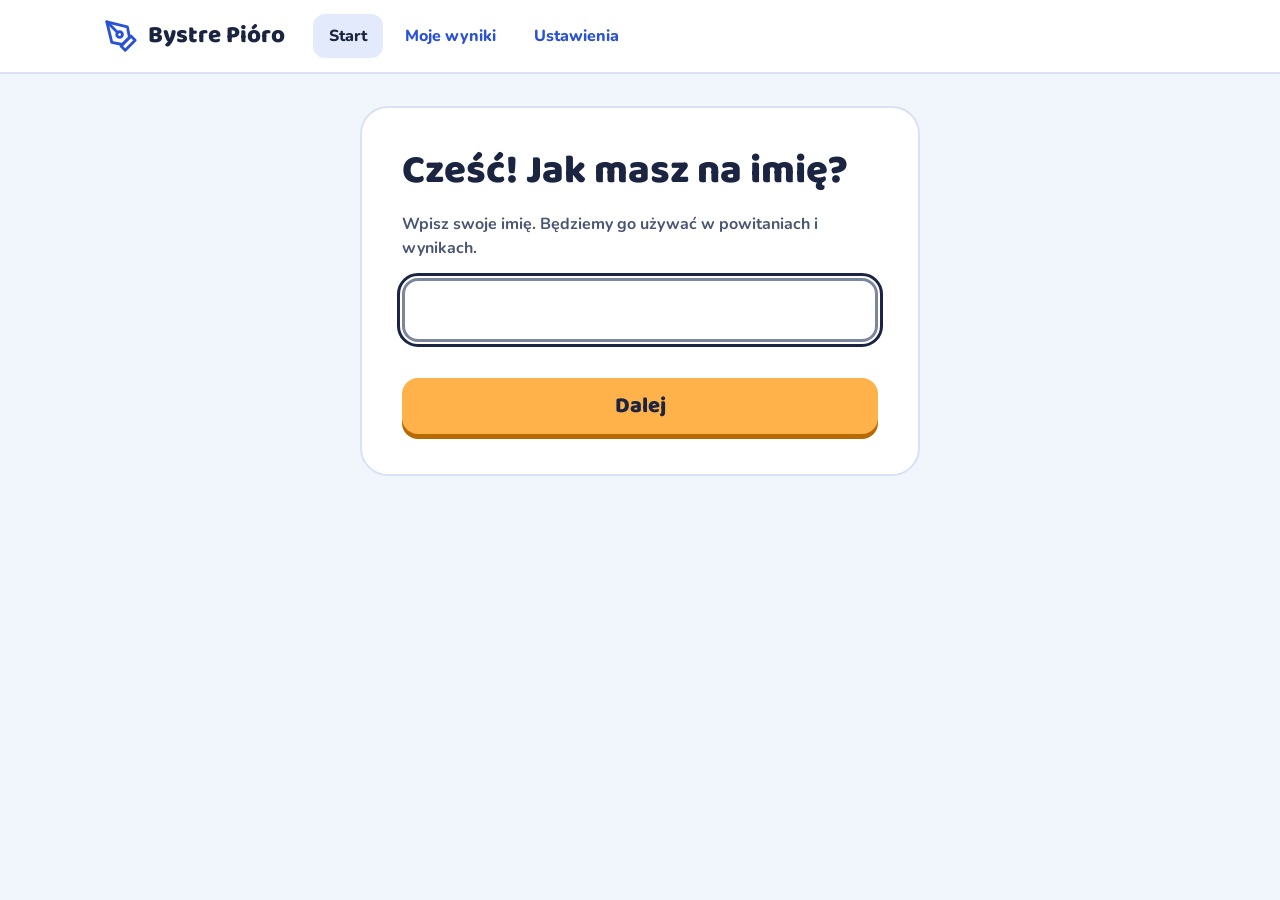
<file: index.html>
<!doctype html>
<html lang="pl">
<head>
<meta charset="utf-8">
<meta name="viewport" content="width=device-width, initial-scale=1">
<title>Bystre Pióro – nauka ortografii</title>
<link rel="preconnect" href="https://fonts.googleapis.com">
<link rel="preconnect" href="https://fonts.gstatic.com" crossorigin>
<link rel="stylesheet" href="https://fonts.googleapis.com/css2?family=Baloo+2:wght@600;700;800&family=Nunito:wght@500;700;800&display=swap&subset=latin-ext">
<link rel="stylesheet" href="css/style.css">
</head>
<body>
<div id="app"></div>
<script src="data/words.js"></script>
<script src="js/app.js"></script>
<script src="js/tasks.js"></script>
<script src="js/game.js"></script>
<script src="js/settings.js"></script>
</body>
</html>
</file>
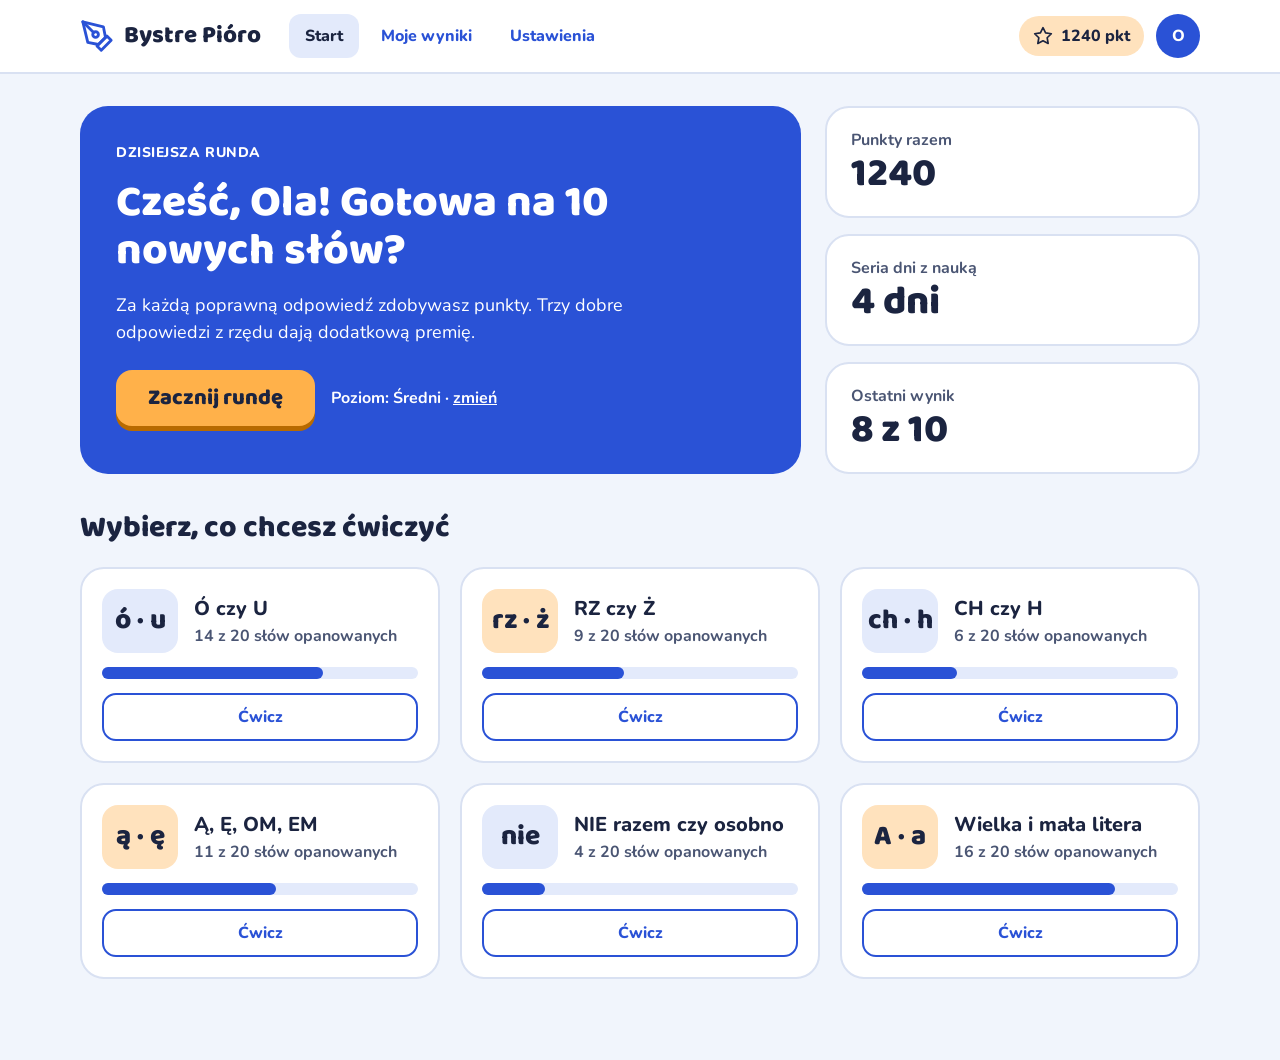
<file: mockups/01-start.html>
<!doctype html>
<html lang="pl">
<head>
<meta charset="utf-8">
<meta name="viewport" content="width=device-width, initial-scale=1">
<title>Start</title>
<link rel="stylesheet" href="https://fonts.googleapis.com/css2?family=Baloo+2:wght@600;700;800&family=Nunito:wght@500;700;800&display=swap">
<style>
body{margin:0}
a{color:#2A52D6}a:hover{color:#1B2440}
</style>
</head>
<body>
<div style="min-height: 1060px; box-sizing: border-box; background: #F1F5FC; color: #1B2440; font-family: 'Nunito', sans-serif; font-size: 1rem; line-height: 1.5">
<header style="background: #FFFFFF; border-bottom: 2px solid #D9E1F2">
<div style="max-width: 1120px; margin: 0 auto; padding: 14px 24px; display: flex; flex-wrap: wrap; align-items: center; gap: 16px 28px">
<a href="#" style="display: flex; align-items: center; gap: 10px; text-decoration: none; color: #1B2440; font-family: 'Baloo 2', sans-serif; font-weight: 800; font-size: 1.5rem">
<svg width="34" height="34" viewBox="0 0 24 24" fill="none" stroke="#2A52D6" stroke-width="2" stroke-linecap="round" stroke-linejoin="round" aria-hidden="true"><path d="M12 19l7-7 3 3-7 7-3-3z"></path><path d="M18 13l-1.5-7.5L2 2l3.5 14.5L13 18l5-5z"></path><path d="M2 2l7.6 7.6"></path><circle cx="11" cy="11" r="2"></circle></svg>
Bystre Pióro
</a>
<nav aria-label="Główna" style="display: flex; flex-wrap: wrap; gap: 6px; font-weight: 800">
<a href="#" aria-current="page" style="padding: 10px 16px; border-radius: 12px; background: #E3EAFB; color: #1B2440; text-decoration: none">Start</a>
<a href="#" style="padding: 10px 16px; border-radius: 12px; text-decoration: none">Moje wyniki</a>
<a href="#" style="padding: 10px 16px; border-radius: 12px; text-decoration: none">Ustawienia</a>
</nav>
<div style="margin-left: auto; display: flex; align-items: center; gap: 12px">
<div style="display: flex; align-items: center; gap: 8px; padding: 8px 14px; border-radius: 999px; background: #FFE2BD; font-weight: 800">
<svg width="20" height="20" viewBox="0 0 24 24" fill="none" stroke="#1B2440" stroke-width="2" stroke-linecap="round" stroke-linejoin="round" aria-hidden="true"><polygon points="12 2 15.1 8.3 22 9.3 17 14.1 18.2 21 12 17.8 5.8 21 7 14.1 2 9.3 8.9 8.3 12 2"></polygon></svg>
1240 pkt
</div>
<div aria-label="Profil: Ola" style="width: 44px; height: 44px; border-radius: 50%; background: #2A52D6; color: #FFFFFF; display: flex; align-items: center; justify-content: center; font-weight: 800">O</div>
</div>
</div>
</header>

<main style="max-width: 1120px; margin: 0 auto; padding: 32px 24px 56px; display: flex; flex-direction: column; gap: 32px">
<section style="display: flex; flex-wrap: wrap; gap: 24px">
<div style="flex: 2 1 420px; background: #2A52D6; color: #FFFFFF; border-radius: 28px; padding: 36px; display: flex; flex-direction: column; gap: 16px">
<div style="font-weight: 800; letter-spacing: 0.04em; text-transform: uppercase; font-size: 0.875rem">Dzisiejsza runda</div>
<h1 style="margin: 0; font-family: 'Baloo 2', sans-serif; font-weight: 800; font-size: 2.75rem; line-height: 1.1">Cześć, Ola! Gotowa na 10 nowych słów?</h1>
<p style="margin: 0; font-size: 1.125rem; max-width: 34rem">Za każdą poprawną odpowiedź zdobywasz punkty. Trzy dobre odpowiedzi z rzędu dają dodatkową premię.</p>
<div style="display: flex; flex-wrap: wrap; align-items: center; gap: 16px; margin-top: 8px">
<button type="button" style="min-height: 56px; padding: 0 32px; border: 0; border-radius: 16px; background: #FFB14A; color: #1B2440; font-family: 'Baloo 2', sans-serif; font-weight: 800; font-size: 1.375rem; cursor: pointer; box-shadow: 0 5px 0 #B86A00">Zacznij rundę</button>
<div style="font-weight: 700">Poziom: Średni · <a href="#" style="color: #FFFFFF">zmień</a></div>
</div>
</div>
<div style="flex: 1 1 260px; display: flex; flex-direction: column; gap: 16px">
<div style="flex: 1; background: #FFFFFF; border: 2px solid #D9E1F2; border-radius: 24px; padding: 20px 24px">
<div style="font-weight: 700; color: #4A5573">Punkty razem</div>
<div style="font-family: 'Baloo 2', sans-serif; font-weight: 800; font-size: 2.5rem; line-height: 1.1">1240</div>
</div>
<div style="flex: 1; background: #FFFFFF; border: 2px solid #D9E1F2; border-radius: 24px; padding: 20px 24px">
<div style="font-weight: 700; color: #4A5573">Seria dni z nauką</div>
<div style="font-family: 'Baloo 2', sans-serif; font-weight: 800; font-size: 2.5rem; line-height: 1.1">4 dni</div>
</div>
<div style="flex: 1; background: #FFFFFF; border: 2px solid #D9E1F2; border-radius: 24px; padding: 20px 24px">
<div style="font-weight: 700; color: #4A5573">Ostatni wynik</div>
<div style="font-family: 'Baloo 2', sans-serif; font-weight: 800; font-size: 2.5rem; line-height: 1.1">8 z 10</div>
</div>
</div>
</section>

<section style="display: flex; flex-direction: column; gap: 16px">
<h2 style="margin: 0; font-family: 'Baloo 2', sans-serif; font-weight: 800; font-size: 1.875rem">Wybierz, co chcesz ćwiczyć</h2>
<div style="display: grid; grid-template-columns: repeat(auto-fit, minmax(280px, 1fr)); gap: 20px">

<article style="background: #FFFFFF; border: 2px solid #D9E1F2; border-radius: 24px; padding: 20px; display: flex; flex-direction: column; gap: 14px">
<div style="display: flex; align-items: center; gap: 16px">
<div style="width: 76px; height: 64px; border-radius: 16px; background: #E3EAFB; display: flex; align-items: center; justify-content: center; font-family: 'Baloo 2', sans-serif; font-weight: 800; font-size: 1.75rem">ó · u</div>
<div><h3 style="margin: 0; font-size: 1.25rem; font-weight: 800">Ó czy U</h3><div style="color: #4A5573; font-weight: 700">14 z 20 słów opanowanych</div></div>
</div>
<div style="height: 12px; border-radius: 999px; background: #E3EAFB"><div style="width: 70%; height: 12px; border-radius: 999px; background: #2A52D6"></div></div>
<button type="button" style="min-height: 48px; border: 2px solid #2A52D6; border-radius: 14px; background: #FFFFFF; color: #2A52D6; font-family: inherit; font-weight: 800; font-size: 1rem; cursor: pointer">Ćwicz</button>
</article>

<article style="background: #FFFFFF; border: 2px solid #D9E1F2; border-radius: 24px; padding: 20px; display: flex; flex-direction: column; gap: 14px">
<div style="display: flex; align-items: center; gap: 16px">
<div style="width: 76px; height: 64px; border-radius: 16px; background: #FFE2BD; display: flex; align-items: center; justify-content: center; font-family: 'Baloo 2', sans-serif; font-weight: 800; font-size: 1.75rem">rz · ż</div>
<div><h3 style="margin: 0; font-size: 1.25rem; font-weight: 800">RZ czy Ż</h3><div style="color: #4A5573; font-weight: 700">9 z 20 słów opanowanych</div></div>
</div>
<div style="height: 12px; border-radius: 999px; background: #E3EAFB"><div style="width: 45%; height: 12px; border-radius: 999px; background: #2A52D6"></div></div>
<button type="button" style="min-height: 48px; border: 2px solid #2A52D6; border-radius: 14px; background: #FFFFFF; color: #2A52D6; font-family: inherit; font-weight: 800; font-size: 1rem; cursor: pointer">Ćwicz</button>
</article>

<article style="background: #FFFFFF; border: 2px solid #D9E1F2; border-radius: 24px; padding: 20px; display: flex; flex-direction: column; gap: 14px">
<div style="display: flex; align-items: center; gap: 16px">
<div style="width: 76px; height: 64px; border-radius: 16px; background: #E3EAFB; display: flex; align-items: center; justify-content: center; font-family: 'Baloo 2', sans-serif; font-weight: 800; font-size: 1.75rem">ch · h</div>
<div><h3 style="margin: 0; font-size: 1.25rem; font-weight: 800">CH czy H</h3><div style="color: #4A5573; font-weight: 700">6 z 20 słów opanowanych</div></div>
</div>
<div style="height: 12px; border-radius: 999px; background: #E3EAFB"><div style="width: 30%; height: 12px; border-radius: 999px; background: #2A52D6"></div></div>
<button type="button" style="min-height: 48px; border: 2px solid #2A52D6; border-radius: 14px; background: #FFFFFF; color: #2A52D6; font-family: inherit; font-weight: 800; font-size: 1rem; cursor: pointer">Ćwicz</button>
</article>

<article style="background: #FFFFFF; border: 2px solid #D9E1F2; border-radius: 24px; padding: 20px; display: flex; flex-direction: column; gap: 14px">
<div style="display: flex; align-items: center; gap: 16px">
<div style="width: 76px; height: 64px; border-radius: 16px; background: #FFE2BD; display: flex; align-items: center; justify-content: center; font-family: 'Baloo 2', sans-serif; font-weight: 800; font-size: 1.75rem">ą · ę</div>
<div><h3 style="margin: 0; font-size: 1.25rem; font-weight: 800">Ą, Ę, OM, EM</h3><div style="color: #4A5573; font-weight: 700">11 z 20 słów opanowanych</div></div>
</div>
<div style="height: 12px; border-radius: 999px; background: #E3EAFB"><div style="width: 55%; height: 12px; border-radius: 999px; background: #2A52D6"></div></div>
<button type="button" style="min-height: 48px; border: 2px solid #2A52D6; border-radius: 14px; background: #FFFFFF; color: #2A52D6; font-family: inherit; font-weight: 800; font-size: 1rem; cursor: pointer">Ćwicz</button>
</article>

<article style="background: #FFFFFF; border: 2px solid #D9E1F2; border-radius: 24px; padding: 20px; display: flex; flex-direction: column; gap: 14px">
<div style="display: flex; align-items: center; gap: 16px">
<div style="width: 76px; height: 64px; border-radius: 16px; background: #E3EAFB; display: flex; align-items: center; justify-content: center; font-family: 'Baloo 2', sans-serif; font-weight: 800; font-size: 1.75rem">nie</div>
<div><h3 style="margin: 0; font-size: 1.25rem; font-weight: 800">NIE razem czy osobno</h3><div style="color: #4A5573; font-weight: 700">4 z 20 słów opanowanych</div></div>
</div>
<div style="height: 12px; border-radius: 999px; background: #E3EAFB"><div style="width: 20%; height: 12px; border-radius: 999px; background: #2A52D6"></div></div>
<button type="button" style="min-height: 48px; border: 2px solid #2A52D6; border-radius: 14px; background: #FFFFFF; color: #2A52D6; font-family: inherit; font-weight: 800; font-size: 1rem; cursor: pointer">Ćwicz</button>
</article>

<article style="background: #FFFFFF; border: 2px solid #D9E1F2; border-radius: 24px; padding: 20px; display: flex; flex-direction: column; gap: 14px">
<div style="display: flex; align-items: center; gap: 16px">
<div style="width: 76px; height: 64px; border-radius: 16px; background: #FFE2BD; display: flex; align-items: center; justify-content: center; font-family: 'Baloo 2', sans-serif; font-weight: 800; font-size: 1.75rem">A · a</div>
<div><h3 style="margin: 0; font-size: 1.25rem; font-weight: 800">Wielka i mała litera</h3><div style="color: #4A5573; font-weight: 700">16 z 20 słów opanowanych</div></div>
</div>
<div style="height: 12px; border-radius: 999px; background: #E3EAFB"><div style="width: 80%; height: 12px; border-radius: 999px; background: #2A52D6"></div></div>
<button type="button" style="min-height: 48px; border: 2px solid #2A52D6; border-radius: 14px; background: #FFFFFF; color: #2A52D6; font-family: inherit; font-weight: 800; font-size: 1rem; cursor: pointer">Ćwicz</button>
</article>

</div>
</section>
</main>
</div>
</body>
</html>
</file>
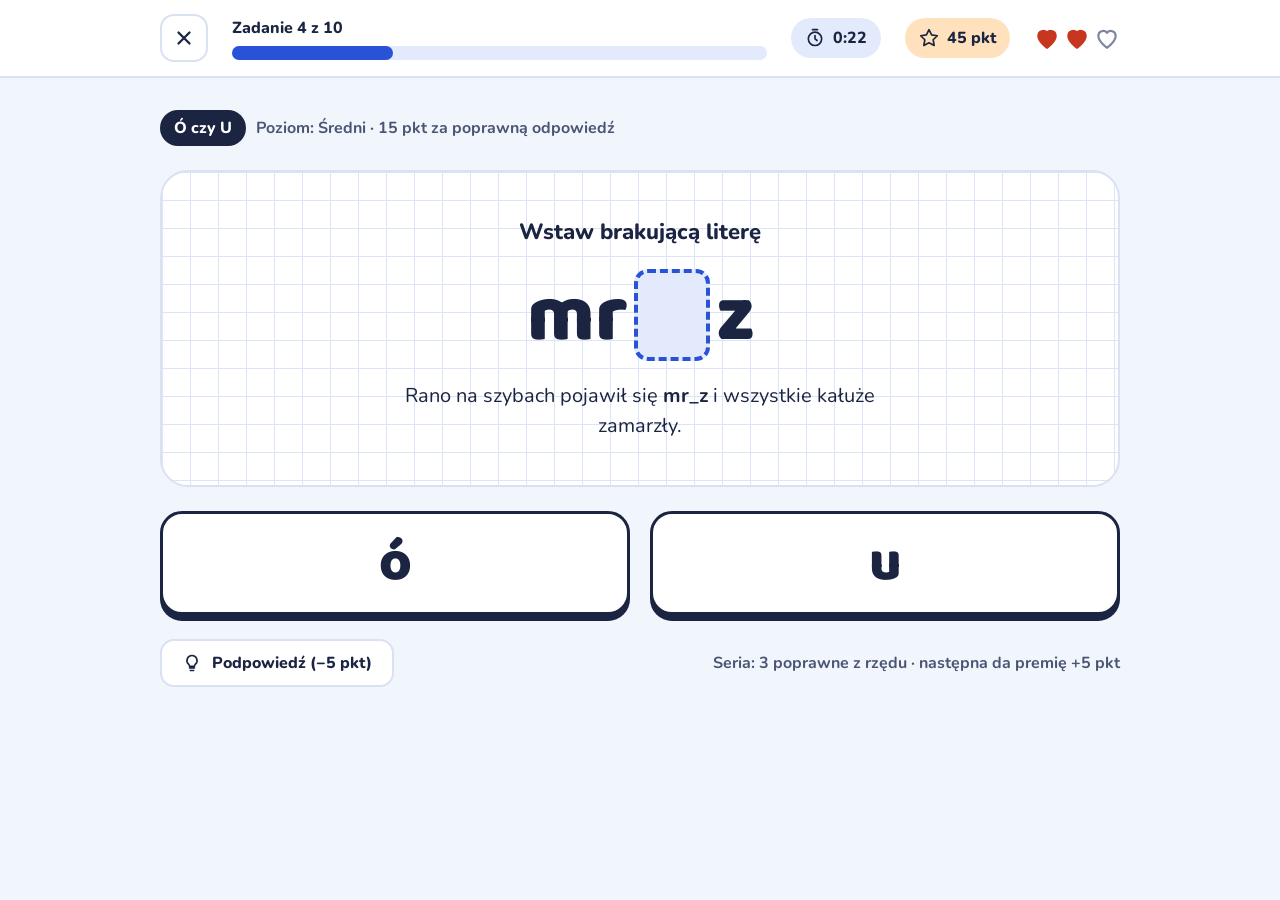
<file: mockups/02-zadanie-luka.html>
<!doctype html>
<html lang="pl">
<head>
<meta charset="utf-8">
<meta name="viewport" content="width=device-width, initial-scale=1">
<title>Zadanie — uzupełnij lukę</title>
<link rel="stylesheet" href="https://fonts.googleapis.com/css2?family=Baloo+2:wght@600;700;800&family=Nunito:wght@500;700;800&display=swap">
<style>
body{margin:0}
a{color:#2A52D6}a:hover{color:#1B2440}
.kratka{background-color:#FFFFFF;background-image:linear-gradient(#DCE5F7 1px,transparent 1px),linear-gradient(90deg,#DCE5F7 1px,transparent 1px);background-size:28px 28px}
</style>
</head>
<body>
<div style="min-height: 900px; box-sizing: border-box; background: #F1F5FC; color: #1B2440; font-family: 'Nunito', sans-serif; font-size: 1rem; line-height: 1.5">
<header style="background: #FFFFFF; border-bottom: 2px solid #D9E1F2">
<div style="max-width: 960px; margin: 0 auto; padding: 14px 24px; display: flex; flex-wrap: wrap; align-items: center; gap: 14px 24px">
<button type="button" aria-label="Zakończ rundę" style="width: 48px; height: 48px; border: 2px solid #D9E1F2; border-radius: 14px; background: #FFFFFF; cursor: pointer; display: flex; align-items: center; justify-content: center">
<svg width="22" height="22" viewBox="0 0 24 24" fill="none" stroke="#1B2440" stroke-width="2.5" stroke-linecap="round" aria-hidden="true"><path d="M6 6l12 12M18 6L6 18"></path></svg>
</button>
<div style="flex: 1 1 240px; display: flex; flex-direction: column; gap: 6px">
<div style="font-weight: 800">Zadanie 4 z 10</div>
<div role="progressbar" aria-valuemin="0" aria-valuemax="10" aria-valuenow="3" aria-label="Postęp rundy" style="height: 14px; border-radius: 999px; background: #E3EAFB"><div style="width: 30%; height: 14px; border-radius: 999px; background: #2A52D6"></div></div>
</div>
<div style="display: flex; align-items: center; gap: 8px; padding: 8px 14px; border-radius: 999px; background: #E3EAFB; font-weight: 800">
<svg width="20" height="20" viewBox="0 0 24 24" fill="none" stroke="#1B2440" stroke-width="2" stroke-linecap="round" stroke-linejoin="round" aria-hidden="true"><circle cx="12" cy="13" r="8"></circle><path d="M12 9v4l2.5 2M9 2h6"></path></svg>
0:22
</div>
<div style="display: flex; align-items: center; gap: 8px; padding: 8px 14px; border-radius: 999px; background: #FFE2BD; font-weight: 800">
<svg width="20" height="20" viewBox="0 0 24 24" fill="none" stroke="#1B2440" stroke-width="2" stroke-linecap="round" stroke-linejoin="round" aria-hidden="true"><polygon points="12 2 15.1 8.3 22 9.3 17 14.1 18.2 21 12 17.8 5.8 21 7 14.1 2 9.3 8.9 8.3 12 2"></polygon></svg>
45 pkt
</div>
<div aria-label="Zostały 2 życia z 3" style="display: flex; gap: 4px">
<svg width="26" height="26" viewBox="0 0 24 24" fill="#C7361F" stroke="#C7361F" stroke-width="2" stroke-linejoin="round" aria-hidden="true"><path d="M12 21s-8-5.3-8-11a4.5 4.5 0 0 1 8-2.8A4.5 4.5 0 0 1 20 10c0 5.700-8 11-8 11z"></path></svg>
<svg width="26" height="26" viewBox="0 0 24 24" fill="#C7361F" stroke="#C7361F" stroke-width="2" stroke-linejoin="round" aria-hidden="true"><path d="M12 21s-8-5.3-8-11a4.5 4.5 0 0 1 8-2.8A4.5 4.5 0 0 1 20 10c0 5.700-8 11-8 11z"></path></svg>
<svg width="26" height="26" viewBox="0 0 24 24" fill="none" stroke="#7C869E" stroke-width="2" stroke-linejoin="round" aria-hidden="true"><path d="M12 21s-8-5.3-8-11a4.5 4.5 0 0 1 8-2.8A4.5 4.5 0 0 1 20 10c0 5.700-8 11-8 11z"></path></svg>
</div>
</div>
</header>

<main style="max-width: 960px; margin: 0 auto; padding: 32px 24px 56px; display: flex; flex-direction: column; gap: 24px">
<div style="display: flex; flex-wrap: wrap; align-items: center; gap: 10px">
<span style="padding: 6px 14px; border-radius: 999px; background: #1B2440; color: #FFFFFF; font-weight: 800">Ó czy U</span>
<span style="font-weight: 700; color: #4A5573">Poziom: Średni · 15 pkt za poprawną odpowiedź</span>
</div>

<section class="kratka" style="border: 2px solid #D9E1F2; border-left: 2px solid #D9E1F2; border-radius: 28px; padding: 44px 32px; display: flex; flex-direction: column; align-items: center; gap: 20px; text-align: center">
<h1 style="margin: 0; font-size: 1.375rem; font-weight: 800">Wstaw brakującą literę</h1>
<div style="font-family: 'Baloo 2', sans-serif; font-weight: 800; font-size: 5rem; line-height: 1.1; display: flex; align-items: flex-end; gap: 6px">
<span>mr</span>
<span aria-label="brakująca litera" style="display: inline-block; width: 68px; height: 84px; border-radius: 14px; border: 4px dashed #2A52D6; background: #E3EAFB"></span>
<span>z</span>
</div>
<p style="margin: 0; font-size: 1.25rem; max-width: 32rem">Rano na szybach pojawił się <strong>mr_z</strong> i wszystkie kałuże zamarzły.</p>
</section>

<div role="group" aria-label="Wybierz literę" style="display: grid; grid-template-columns: repeat(auto-fit, minmax(200px, 1fr)); gap: 20px">
<button type="button" style="min-height: 104px; border: 3px solid #1B2440; border-radius: 22px; background: #FFFFFF; color: #1B2440; font-family: 'Baloo 2', sans-serif; font-weight: 800; font-size: 3.5rem; cursor: pointer; box-shadow: 0 6px 0 #1B2440">ó</button>
<button type="button" style="min-height: 104px; border: 3px solid #1B2440; border-radius: 22px; background: #FFFFFF; color: #1B2440; font-family: 'Baloo 2', sans-serif; font-weight: 800; font-size: 3.5rem; cursor: pointer; box-shadow: 0 6px 0 #1B2440">u</button>
</div>

<div style="display: flex; flex-wrap: wrap; align-items: center; justify-content: space-between; gap: 16px">
<button type="button" style="min-height: 48px; padding: 0 20px; border: 2px solid #D9E1F2; border-radius: 14px; background: #FFFFFF; color: #1B2440; font-family: inherit; font-weight: 800; font-size: 1rem; cursor: pointer; display: flex; align-items: center; gap: 10px">
<svg width="20" height="20" viewBox="0 0 24 24" fill="none" stroke="#1B2440" stroke-width="2" stroke-linecap="round" stroke-linejoin="round" aria-hidden="true"><path d="M9 18h6M10 21h4M12 3a6 6 0 0 0-4 10.500c.7.700 1 1.500 1 2.500h6c0-1 .3-1.800 1-2.500A6 6 0 0 0 12 3z"></path></svg>
Podpowiedź (−5 pkt)
</button>
<div style="font-weight: 700; color: #4A5573">Seria: 3 poprawne z rzędu · następna da premię +5 pkt</div>
</div>
</main>
</div>
</body>
</html>
</file>
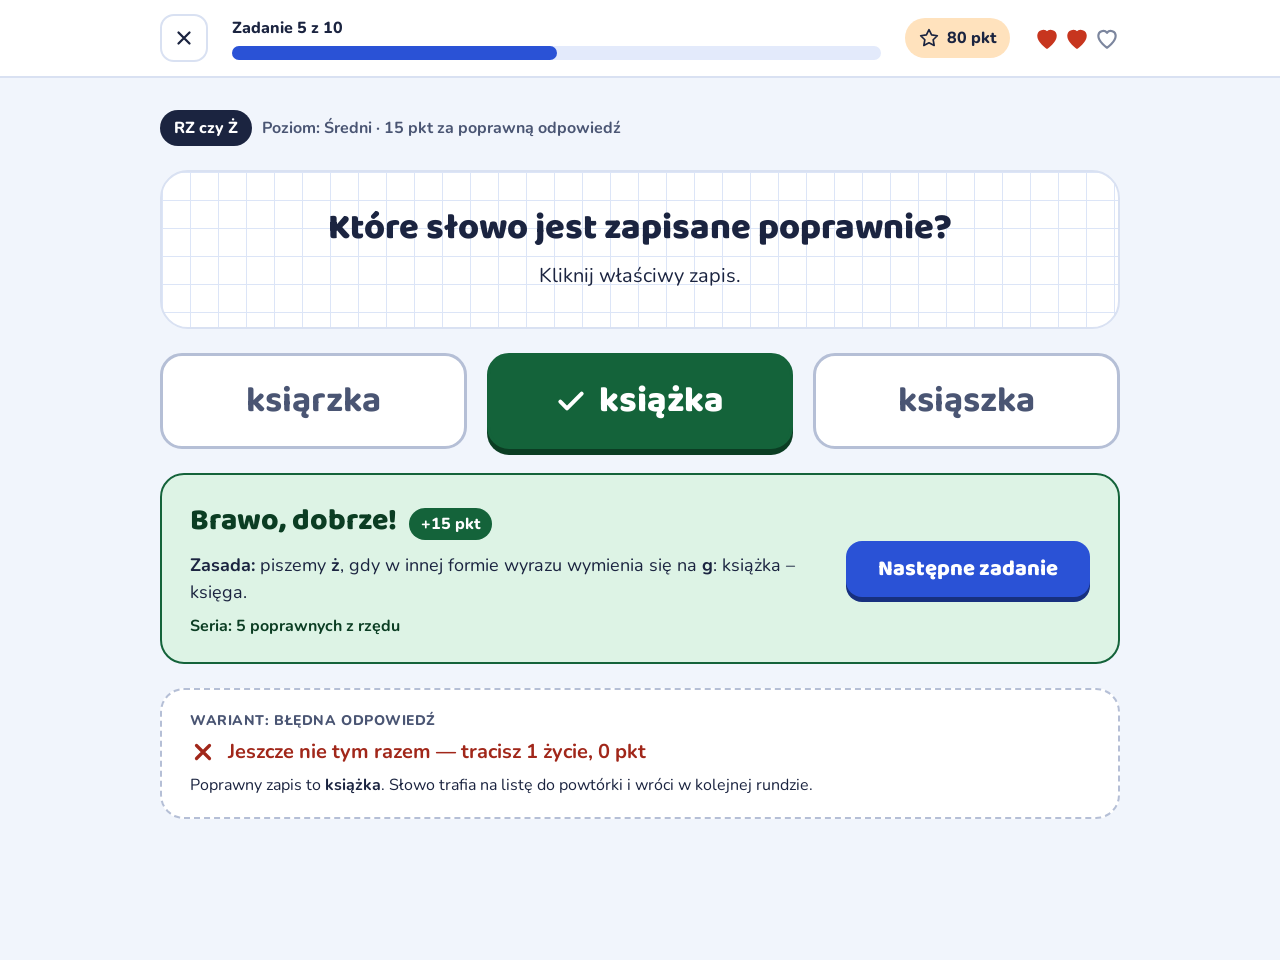
<file: mockups/03-zadanie-po-odpowiedzi.html>
<!doctype html>
<html lang="pl">
<head>
<meta charset="utf-8">
<meta name="viewport" content="width=device-width, initial-scale=1">
<title>Zadanie — po odpowiedzi</title>
<link rel="stylesheet" href="https://fonts.googleapis.com/css2?family=Baloo+2:wght@600;700;800&family=Nunito:wght@500;700;800&display=swap">
<style>
body{margin:0}
a{color:#2A52D6}a:hover{color:#1B2440}
.kratka{background-color:#FFFFFF;background-image:linear-gradient(#DCE5F7 1px,transparent 1px),linear-gradient(90deg,#DCE5F7 1px,transparent 1px);background-size:28px 28px}
</style>
</head>
<body>
<div style="min-height: 960px; box-sizing: border-box; background: #F1F5FC; color: #1B2440; font-family: 'Nunito', sans-serif; font-size: 1rem; line-height: 1.5">
<header style="background: #FFFFFF; border-bottom: 2px solid #D9E1F2">
<div style="max-width: 960px; margin: 0 auto; padding: 14px 24px; display: flex; flex-wrap: wrap; align-items: center; gap: 14px 24px">
<button type="button" aria-label="Zakończ rundę" style="width: 48px; height: 48px; border: 2px solid #D9E1F2; border-radius: 14px; background: #FFFFFF; cursor: pointer; display: flex; align-items: center; justify-content: center">
<svg width="22" height="22" viewBox="0 0 24 24" fill="none" stroke="#1B2440" stroke-width="2.5" stroke-linecap="round" aria-hidden="true"><path d="M6 6l12 12M18 6L6 18"></path></svg>
</button>
<div style="flex: 1 1 240px; display: flex; flex-direction: column; gap: 6px">
<div style="font-weight: 800">Zadanie 5 z 10</div>
<div role="progressbar" aria-valuemin="0" aria-valuemax="10" aria-valuenow="5" aria-label="Postęp rundy" style="height: 14px; border-radius: 999px; background: #E3EAFB"><div style="width: 50%; height: 14px; border-radius: 999px; background: #2A52D6"></div></div>
</div>
<div style="display: flex; align-items: center; gap: 8px; padding: 8px 14px; border-radius: 999px; background: #FFE2BD; font-weight: 800">
<svg width="20" height="20" viewBox="0 0 24 24" fill="none" stroke="#1B2440" stroke-width="2" stroke-linecap="round" stroke-linejoin="round" aria-hidden="true"><polygon points="12 2 15.1 8.3 22 9.3 17 14.1 18.2 21 12 17.8 5.8 21 7 14.1 2 9.3 8.9 8.3 12 2"></polygon></svg>
80 pkt
</div>
<div aria-label="Zostały 2 życia z 3" style="display: flex; gap: 4px">
<svg width="26" height="26" viewBox="0 0 24 24" fill="#C7361F" stroke="#C7361F" stroke-width="2" stroke-linejoin="round" aria-hidden="true"><path d="M12 21s-8-5.3-8-11a4.5 4.5 0 0 1 8-2.8A4.5 4.5 0 0 1 20 10c0 5.700-8 11-8 11z"></path></svg>
<svg width="26" height="26" viewBox="0 0 24 24" fill="#C7361F" stroke="#C7361F" stroke-width="2" stroke-linejoin="round" aria-hidden="true"><path d="M12 21s-8-5.3-8-11a4.5 4.5 0 0 1 8-2.8A4.5 4.5 0 0 1 20 10c0 5.700-8 11-8 11z"></path></svg>
<svg width="26" height="26" viewBox="0 0 24 24" fill="none" stroke="#7C869E" stroke-width="2" stroke-linejoin="round" aria-hidden="true"><path d="M12 21s-8-5.3-8-11a4.5 4.5 0 0 1 8-2.8A4.5 4.5 0 0 1 20 10c0 5.700-8 11-8 11z"></path></svg>
</div>
</div>
</header>

<main style="max-width: 960px; margin: 0 auto; padding: 32px 24px 56px; display: flex; flex-direction: column; gap: 24px">
<div style="display: flex; flex-wrap: wrap; align-items: center; gap: 10px">
<span style="padding: 6px 14px; border-radius: 999px; background: #1B2440; color: #FFFFFF; font-weight: 800">RZ czy Ż</span>
<span style="font-weight: 700; color: #4A5573">Poziom: Średni · 15 pkt za poprawną odpowiedź</span>
</div>

<section class="kratka" style="border: 2px solid #D9E1F2; border-radius: 28px; padding: 36px 32px; display: flex; flex-direction: column; align-items: center; gap: 12px; text-align: center">
<h1 style="margin: 0; font-family: 'Baloo 2', sans-serif; font-weight: 800; font-size: 2.25rem; line-height: 1.15">Które słowo jest zapisane poprawnie?</h1>
<p style="margin: 0; font-size: 1.25rem">Kliknij właściwy zapis.</p>
</section>

<div role="group" aria-label="Odpowiedzi" style="display: grid; grid-template-columns: repeat(auto-fit, minmax(220px, 1fr)); gap: 20px">
<button type="button" disabled style="min-height: 96px; border: 3px solid #B5BFD6; border-radius: 22px; background: #FFFFFF; color: #4A5573; font-family: 'Baloo 2', sans-serif; font-weight: 700; font-size: 2.25rem">ksiąrzka</button>
<button type="button" aria-pressed="true" style="min-height: 96px; border: 3px solid #14633A; border-radius: 22px; background: #14633A; color: #FFFFFF; font-family: 'Baloo 2', sans-serif; font-weight: 800; font-size: 2.25rem; display: flex; align-items: center; justify-content: center; gap: 12px; box-shadow: 0 6px 0 #0B3D23">
<svg width="32" height="32" viewBox="0 0 24 24" fill="none" stroke="#FFFFFF" stroke-width="3" stroke-linecap="round" stroke-linejoin="round" aria-hidden="true"><path d="M4 12.5l5 5L20 6.500"></path></svg>
książka
</button>
<button type="button" disabled style="min-height: 96px; border: 3px solid #B5BFD6; border-radius: 22px; background: #FFFFFF; color: #4A5573; font-family: 'Baloo 2', sans-serif; font-weight: 700; font-size: 2.25rem">ksiąszka</button>
</div>

<section aria-live="polite" style="background: #DDF3E5; border: 2px solid #14633A; border-radius: 24px; padding: 24px 28px; display: flex; flex-wrap: wrap; align-items: center; gap: 20px 32px">
<div style="flex: 1 1 360px; display: flex; flex-direction: column; gap: 8px">
<div style="display: flex; flex-wrap: wrap; align-items: baseline; gap: 12px">
<h2 style="margin: 0; font-family: 'Baloo 2', sans-serif; font-weight: 800; font-size: 1.875rem; color: #0B3D23">Brawo, dobrze!</h2>
<span style="padding: 4px 12px; border-radius: 999px; background: #14633A; color: #FFFFFF; font-weight: 800">+15 pkt</span>
</div>
<p style="margin: 0; font-size: 1.125rem"><strong>Zasada:</strong> piszemy <strong>ż</strong>, gdy w innej formie wyrazu wymienia się na <strong>g</strong>: książka – księga.</p>
<div style="font-weight: 700; color: #0B3D23">Seria: 5 poprawnych z rzędu</div>
</div>
<button type="button" style="min-height: 56px; padding: 0 32px; border: 0; border-radius: 16px; background: #2A52D6; color: #FFFFFF; font-family: 'Baloo 2', sans-serif; font-weight: 800; font-size: 1.375rem; cursor: pointer; box-shadow: 0 5px 0 #17307F">Następne zadanie</button>
</section>

<section style="background: #FFFFFF; border: 2px dashed #B5BFD6; border-radius: 24px; padding: 20px 28px; display: flex; flex-direction: column; gap: 6px">
<div style="font-weight: 800; color: #4A5573; text-transform: uppercase; letter-spacing: 0.04em; font-size: 0.875rem">Wariant: błędna odpowiedź</div>
<div style="display: flex; flex-wrap: wrap; align-items: center; gap: 12px">
<svg width="26" height="26" viewBox="0 0 24 24" fill="none" stroke="#A1271A" stroke-width="3" stroke-linecap="round" aria-hidden="true"><path d="M6 6l12 12M18 6L6 18"></path></svg>
<strong style="font-size: 1.25rem; color: #A1271A">Jeszcze nie tym razem — tracisz 1 życie, 0 pkt</strong>
</div>
<p style="margin: 0">Poprawny zapis to <strong>książka</strong>. Słowo trafia na listę do powtórki i wróci w kolejnej rundzie.</p>
</section>
</main>
</div>
</body>
</html>
</file>
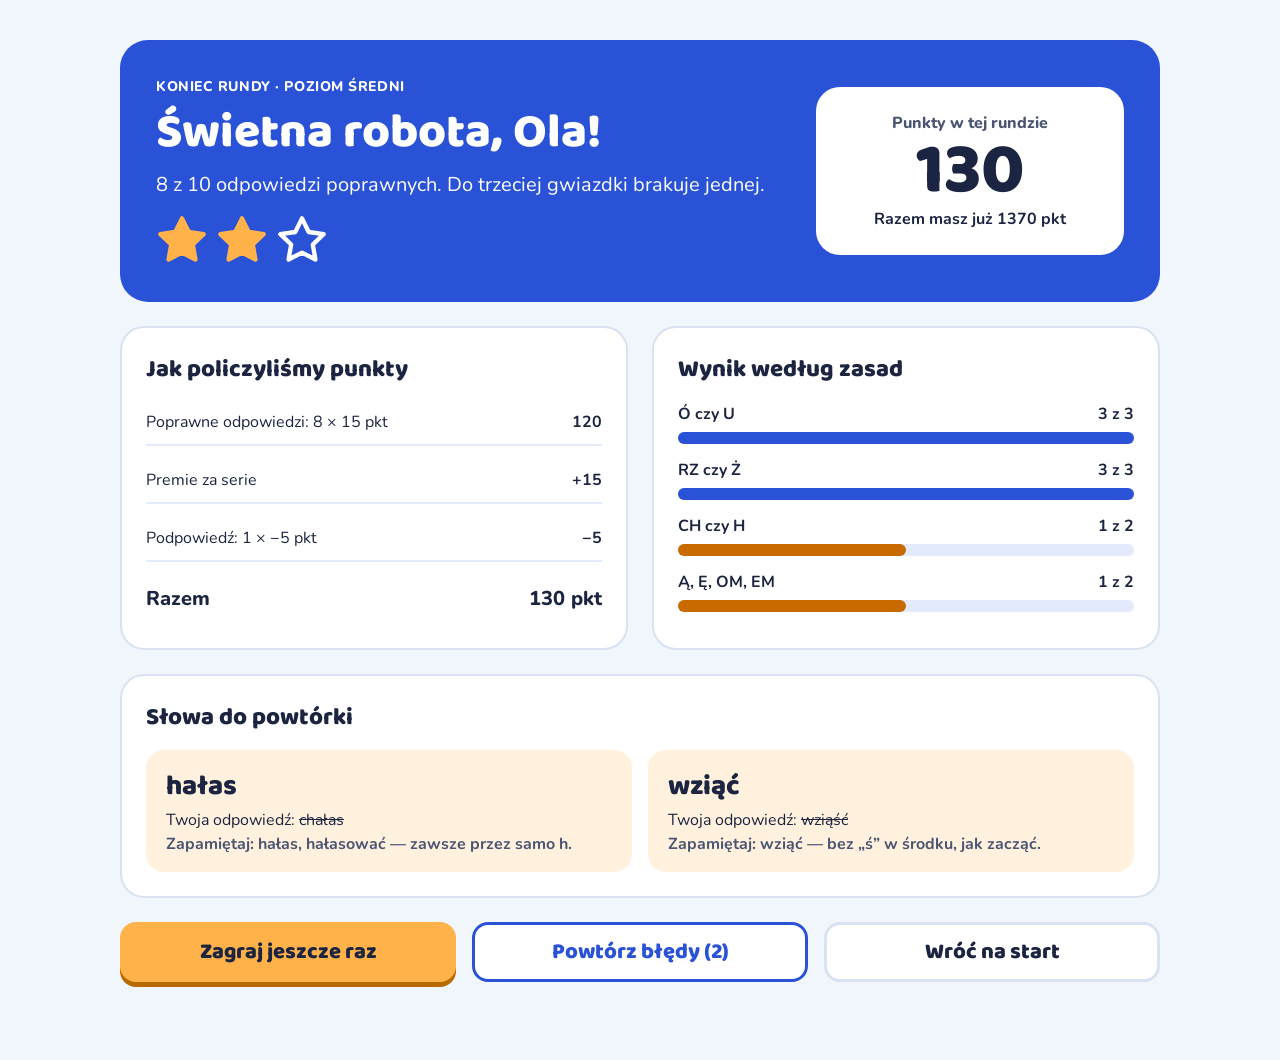
<file: mockups/04-wyniki.html>
<!doctype html>
<html lang="pl">
<head>
<meta charset="utf-8">
<meta name="viewport" content="width=device-width, initial-scale=1">
<title>Wyniki końcowe</title>
<link rel="stylesheet" href="https://fonts.googleapis.com/css2?family=Baloo+2:wght@600;700;800&family=Nunito:wght@500;700;800&display=swap">
<style>
body{margin:0}
a{color:#2A52D6}a:hover{color:#1B2440}
</style>
</head>
<body>
<div style="min-height: 1060px; box-sizing: border-box; background: #F1F5FC; color: #1B2440; font-family: 'Nunito', sans-serif; font-size: 1rem; line-height: 1.5">
<main style="max-width: 1040px; margin: 0 auto; padding: 40px 24px 56px; display: flex; flex-direction: column; gap: 24px">

<section style="background: #2A52D6; color: #FFFFFF; border-radius: 28px; padding: 36px; display: flex; flex-wrap: wrap; align-items: center; gap: 24px 40px">
<div style="flex: 1 1 340px; display: flex; flex-direction: column; gap: 10px">
<div style="font-weight: 800; letter-spacing: 0.04em; text-transform: uppercase; font-size: 0.875rem">Koniec rundy · poziom Średni</div>
<h1 style="margin: 0; font-family: 'Baloo 2', sans-serif; font-weight: 800; font-size: 3rem; line-height: 1.1">Świetna robota, Ola!</h1>
<p style="margin: 0; font-size: 1.25rem">8 z 10 odpowiedzi poprawnych. Do trzeciej gwiazdki brakuje jednej.</p>
<div aria-label="2 gwiazdki z 3" style="display: flex; gap: 8px; margin-top: 4px">
<svg width="52" height="52" viewBox="0 0 24 24" fill="#FFB14A" stroke="#FFB14A" stroke-width="2" stroke-linejoin="round" aria-hidden="true"><polygon points="12 2 15.1 8.3 22 9.3 17 14.1 18.2 21 12 17.8 5.8 21 7 14.1 2 9.3 8.9 8.3 12 2"></polygon></svg>
<svg width="52" height="52" viewBox="0 0 24 24" fill="#FFB14A" stroke="#FFB14A" stroke-width="2" stroke-linejoin="round" aria-hidden="true"><polygon points="12 2 15.1 8.3 22 9.3 17 14.1 18.2 21 12 17.8 5.8 21 7 14.1 2 9.3 8.9 8.3 12 2"></polygon></svg>
<svg width="52" height="52" viewBox="0 0 24 24" fill="none" stroke="#FFFFFF" stroke-width="2" stroke-linejoin="round" aria-hidden="true"><polygon points="12 2 15.1 8.3 22 9.3 17 14.1 18.2 21 12 17.8 5.8 21 7 14.1 2 9.3 8.9 8.3 12 2"></polygon></svg>
</div>
</div>
<div style="flex: 0 1 260px; background: #FFFFFF; color: #1B2440; border-radius: 24px; padding: 24px; text-align: center">
<div style="font-weight: 800; color: #4A5573">Punkty w tej rundzie</div>
<div style="font-family: 'Baloo 2', sans-serif; font-weight: 800; font-size: 4.5rem; line-height: 1">130</div>
<div style="font-weight: 700">Razem masz już 1370 pkt</div>
</div>
</section>

<div style="display: flex; flex-wrap: wrap; gap: 24px">
<section style="flex: 1 1 340px; background: #FFFFFF; border: 2px solid #D9E1F2; border-radius: 24px; padding: 24px; display: flex; flex-direction: column; gap: 12px">
<h2 style="margin: 0; font-family: 'Baloo 2', sans-serif; font-weight: 800; font-size: 1.5rem">Jak policzyliśmy punkty</h2>
<div style="display: flex; justify-content: space-between; gap: 16px; padding: 10px 0; border-bottom: 2px solid #E3EAFB"><span>Poprawne odpowiedzi: 8 × 15 pkt</span><strong>120</strong></div>
<div style="display: flex; justify-content: space-between; gap: 16px; padding: 10px 0; border-bottom: 2px solid #E3EAFB"><span>Premie za serie</span><strong>+15</strong></div>
<div style="display: flex; justify-content: space-between; gap: 16px; padding: 10px 0; border-bottom: 2px solid #E3EAFB"><span>Podpowiedź: 1 × −5 pkt</span><strong>−5</strong></div>
<div style="display: flex; justify-content: space-between; gap: 16px; padding: 10px 0; font-size: 1.25rem; font-weight: 800"><span>Razem</span><span>130 pkt</span></div>
</section>

<section style="flex: 1 1 340px; background: #FFFFFF; border: 2px solid #D9E1F2; border-radius: 24px; padding: 24px; display: flex; flex-direction: column; gap: 14px">
<h2 style="margin: 0; font-family: 'Baloo 2', sans-serif; font-weight: 800; font-size: 1.5rem">Wynik według zasad</h2>
<div style="display: flex; flex-direction: column; gap: 6px">
<div style="display: flex; justify-content: space-between; font-weight: 700"><span>Ó czy U</span><span>3 z 3</span></div>
<div style="height: 12px; border-radius: 999px; background: #E3EAFB"><div style="width: 100%; height: 12px; border-radius: 999px; background: #2A52D6"></div></div>
</div>
<div style="display: flex; flex-direction: column; gap: 6px">
<div style="display: flex; justify-content: space-between; font-weight: 700"><span>RZ czy Ż</span><span>3 z 3</span></div>
<div style="height: 12px; border-radius: 999px; background: #E3EAFB"><div style="width: 100%; height: 12px; border-radius: 999px; background: #2A52D6"></div></div>
</div>
<div style="display: flex; flex-direction: column; gap: 6px">
<div style="display: flex; justify-content: space-between; font-weight: 700"><span>CH czy H</span><span>1 z 2</span></div>
<div style="height: 12px; border-radius: 999px; background: #E3EAFB"><div style="width: 50%; height: 12px; border-radius: 999px; background: #C96A00"></div></div>
</div>
<div style="display: flex; flex-direction: column; gap: 6px">
<div style="display: flex; justify-content: space-between; font-weight: 700"><span>Ą, Ę, OM, EM</span><span>1 z 2</span></div>
<div style="height: 12px; border-radius: 999px; background: #E3EAFB"><div style="width: 50%; height: 12px; border-radius: 999px; background: #C96A00"></div></div>
</div>
</section>
</div>

<section style="background: #FFFFFF; border: 2px solid #D9E1F2; border-radius: 24px; padding: 24px; display: flex; flex-direction: column; gap: 14px">
<h2 style="margin: 0; font-family: 'Baloo 2', sans-serif; font-weight: 800; font-size: 1.5rem">Słowa do powtórki</h2>
<div style="display: grid; grid-template-columns: repeat(auto-fit, minmax(280px, 1fr)); gap: 16px">
<div style="background: #FFF1DD; border-radius: 18px; padding: 16px 20px">
<div style="font-family: 'Baloo 2', sans-serif; font-weight: 800; font-size: 1.75rem">hałas</div>
<div>Twoja odpowiedź: <s>chałas</s></div>
<div style="color: #4A5573; font-weight: 700">Zapamiętaj: hałas, hałasować — zawsze przez samo h.</div>
</div>
<div style="background: #FFF1DD; border-radius: 18px; padding: 16px 20px">
<div style="font-family: 'Baloo 2', sans-serif; font-weight: 800; font-size: 1.75rem">wziąć</div>
<div>Twoja odpowiedź: <s>wziąść</s></div>
<div style="color: #4A5573; font-weight: 700">Zapamiętaj: wziąć — bez „ś” w środku, jak zacząć.</div>
</div>
</div>
</section>

<div style="display: flex; flex-wrap: wrap; gap: 16px">
<button type="button" style="flex: 1 1 220px; min-height: 60px; border: 0; border-radius: 16px; background: #FFB14A; color: #1B2440; font-family: 'Baloo 2', sans-serif; font-weight: 800; font-size: 1.375rem; cursor: pointer; box-shadow: 0 5px 0 #B86A00">Zagraj jeszcze raz</button>
<button type="button" style="flex: 1 1 220px; min-height: 60px; border: 3px solid #2A52D6; border-radius: 16px; background: #FFFFFF; color: #2A52D6; font-family: 'Baloo 2', sans-serif; font-weight: 800; font-size: 1.375rem; cursor: pointer">Powtórz błędy (2)</button>
<button type="button" style="flex: 1 1 220px; min-height: 60px; border: 3px solid #D9E1F2; border-radius: 16px; background: #FFFFFF; color: #1B2440; font-family: 'Baloo 2', sans-serif; font-weight: 800; font-size: 1.375rem; cursor: pointer">Wróć na start</button>
</div>
</main>
</div>
</body>
</html>
</file>
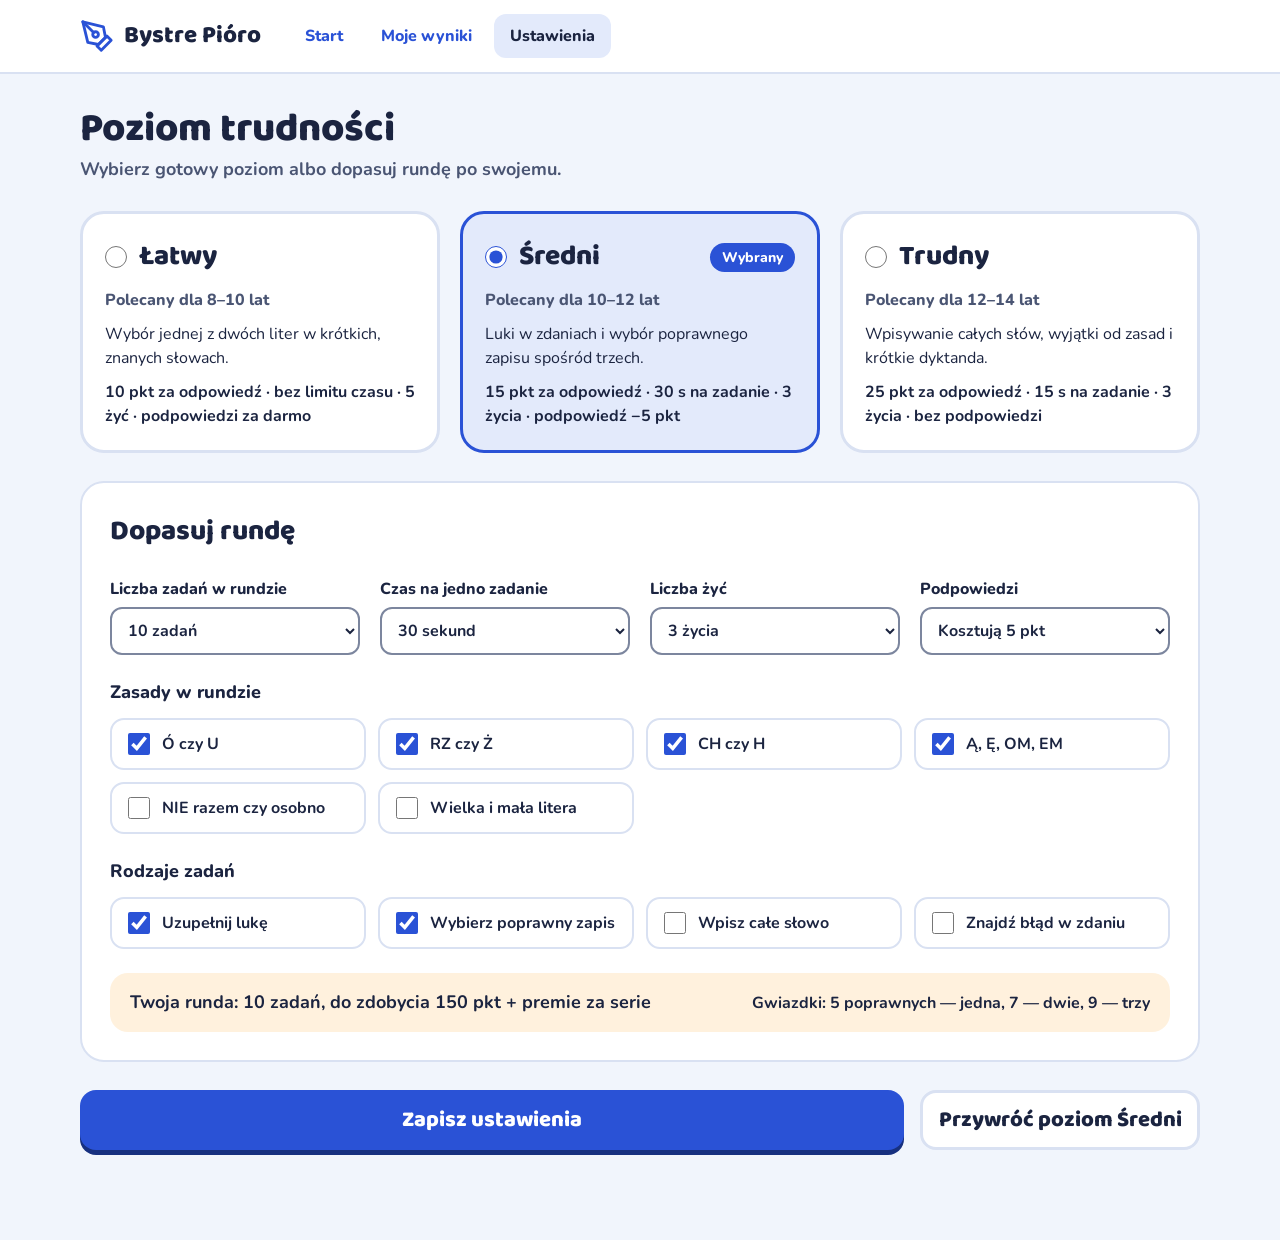
<file: mockups/05-ustawienia.html>
<!doctype html>
<html lang="pl">
<head>
<meta charset="utf-8">
<meta name="viewport" content="width=device-width, initial-scale=1">
<title>Ustawienia poziomów trudności</title>
<link rel="stylesheet" href="https://fonts.googleapis.com/css2?family=Baloo+2:wght@600;700;800&family=Nunito:wght@500;700;800&display=swap">
<style>
body{margin:0}
a{color:#2A52D6}a:hover{color:#1B2440}
input[type=radio],input[type=checkbox]{width:22px;height:22px;accent-color:#2A52D6;flex:none;margin:0}
</style>
</head>
<body>
<div style="min-height: 1240px; box-sizing: border-box; background: #F1F5FC; color: #1B2440; font-family: 'Nunito', sans-serif; font-size: 1rem; line-height: 1.5">
<header style="background: #FFFFFF; border-bottom: 2px solid #D9E1F2">
<div style="max-width: 1120px; margin: 0 auto; padding: 14px 24px; display: flex; flex-wrap: wrap; align-items: center; gap: 16px 28px">
<a href="#" style="display: flex; align-items: center; gap: 10px; text-decoration: none; color: #1B2440; font-family: 'Baloo 2', sans-serif; font-weight: 800; font-size: 1.5rem">
<svg width="34" height="34" viewBox="0 0 24 24" fill="none" stroke="#2A52D6" stroke-width="2" stroke-linecap="round" stroke-linejoin="round" aria-hidden="true"><path d="M12 19l7-7 3 3-7 7-3-3z"></path><path d="M18 13l-1.5-7.5L2 2l3.5 14.5L13 18l5-5z"></path><path d="M2 2l7.6 7.6"></path><circle cx="11" cy="11" r="2"></circle></svg>
Bystre Pióro
</a>
<nav aria-label="Główna" style="display: flex; flex-wrap: wrap; gap: 6px; font-weight: 800">
<a href="#" style="padding: 10px 16px; border-radius: 12px; text-decoration: none">Start</a>
<a href="#" style="padding: 10px 16px; border-radius: 12px; text-decoration: none">Moje wyniki</a>
<a href="#" aria-current="page" style="padding: 10px 16px; border-radius: 12px; background: #E3EAFB; color: #1B2440; text-decoration: none">Ustawienia</a>
</nav>
</div>
</header>

<main style="max-width: 1120px; margin: 0 auto; padding: 32px 24px 56px; display: flex; flex-direction: column; gap: 28px">
<div>
<h1 style="margin: 0; font-family: 'Baloo 2', sans-serif; font-weight: 800; font-size: 2.5rem; line-height: 1.15">Poziom trudności</h1>
<p style="margin: 4px 0 0; font-size: 1.125rem; color: #4A5573; font-weight: 700">Wybierz gotowy poziom albo dopasuj rundę po swojemu.</p>
</div>

<fieldset style="border: 0; padding: 0; margin: 0; display: grid; grid-template-columns: repeat(auto-fit, minmax(280px, 1fr)); gap: 20px">
<legend style="position: absolute; width: 1px; height: 1px; overflow: hidden">Gotowe poziomy</legend>

<label style="background: #FFFFFF; border: 3px solid #D9E1F2; border-radius: 24px; padding: 22px; display: flex; flex-direction: column; gap: 10px; cursor: pointer">
<span style="display: flex; align-items: center; gap: 12px"><input type="radio" name="poziom"><span style="font-family: 'Baloo 2', sans-serif; font-weight: 800; font-size: 1.75rem">Łatwy</span></span>
<span style="font-weight: 800; color: #4A5573">Polecany dla 8–10 lat</span>
<span>Wybór jednej z dwóch liter w krótkich, znanych słowach.</span>
<span style="font-weight: 700">10 pkt za odpowiedź · bez limitu czasu · 5 żyć · podpowiedzi za darmo</span>
</label>

<label style="background: #E3EAFB; border: 3px solid #2A52D6; border-radius: 24px; padding: 22px; display: flex; flex-direction: column; gap: 10px; cursor: pointer">
<span style="display: flex; align-items: center; gap: 12px"><input type="radio" name="poziom" checked><span style="font-family: 'Baloo 2', sans-serif; font-weight: 800; font-size: 1.75rem">Średni</span><span style="margin-left: auto; padding: 4px 12px; border-radius: 999px; background: #2A52D6; color: #FFFFFF; font-weight: 800; font-size: 0.875rem">Wybrany</span></span>
<span style="font-weight: 800; color: #4A5573">Polecany dla 10–12 lat</span>
<span>Luki w zdaniach i wybór poprawnego zapisu spośród trzech.</span>
<span style="font-weight: 700">15 pkt za odpowiedź · 30 s na zadanie · 3 życia · podpowiedź −5 pkt</span>
</label>

<label style="background: #FFFFFF; border: 3px solid #D9E1F2; border-radius: 24px; padding: 22px; display: flex; flex-direction: column; gap: 10px; cursor: pointer">
<span style="display: flex; align-items: center; gap: 12px"><input type="radio" name="poziom"><span style="font-family: 'Baloo 2', sans-serif; font-weight: 800; font-size: 1.75rem">Trudny</span></span>
<span style="font-weight: 800; color: #4A5573">Polecany dla 12–14 lat</span>
<span>Wpisywanie całych słów, wyjątki od zasad i krótkie dyktanda.</span>
<span style="font-weight: 700">25 pkt za odpowiedź · 15 s na zadanie · 3 życia · bez podpowiedzi</span>
</label>
</fieldset>

<section style="background: #FFFFFF; border: 2px solid #D9E1F2; border-radius: 24px; padding: 28px; display: flex; flex-direction: column; gap: 24px">
<h2 style="margin: 0; font-family: 'Baloo 2', sans-serif; font-weight: 800; font-size: 1.75rem">Dopasuj rundę</h2>

<div style="display: grid; grid-template-columns: repeat(auto-fit, minmax(220px, 1fr)); gap: 20px">
<label style="display: flex; flex-direction: column; gap: 6px; font-weight: 800">Liczba zadań w rundzie
<select style="min-height: 48px; padding: 0 12px; border: 2px solid #7C869E; border-radius: 12px; background: #FFFFFF; color: #1B2440; font-family: inherit; font-size: 1rem; font-weight: 700"><option>5 zadań</option><option selected>10 zadań</option><option>15 zadań</option><option>20 zadań</option></select>
</label>
<label style="display: flex; flex-direction: column; gap: 6px; font-weight: 800">Czas na jedno zadanie
<select style="min-height: 48px; padding: 0 12px; border: 2px solid #7C869E; border-radius: 12px; background: #FFFFFF; color: #1B2440; font-family: inherit; font-size: 1rem; font-weight: 700"><option>Bez limitu</option><option>45 sekund</option><option selected>30 sekund</option><option>15 sekund</option></select>
</label>
<label style="display: flex; flex-direction: column; gap: 6px; font-weight: 800">Liczba żyć
<select style="min-height: 48px; padding: 0 12px; border: 2px solid #7C869E; border-radius: 12px; background: #FFFFFF; color: #1B2440; font-family: inherit; font-size: 1rem; font-weight: 700"><option>Bez limitu</option><option>5 żyć</option><option selected>3 życia</option><option>1 życie</option></select>
</label>
<label style="display: flex; flex-direction: column; gap: 6px; font-weight: 800">Podpowiedzi
<select style="min-height: 48px; padding: 0 12px; border: 2px solid #7C869E; border-radius: 12px; background: #FFFFFF; color: #1B2440; font-family: inherit; font-size: 1rem; font-weight: 700"><option>Za darmo</option><option selected>Kosztują 5 pkt</option><option>Wyłączone</option></select>
</label>
</div>

<fieldset style="border: 0; padding: 0; margin: 0; display: flex; flex-direction: column; gap: 12px">
<legend style="padding: 0; font-weight: 800; font-size: 1.125rem; margin-bottom: 12px">Zasady w rundzie</legend>
<div style="display: grid; grid-template-columns: repeat(auto-fit, minmax(220px, 1fr)); gap: 12px">
<label style="min-height: 48px; padding: 0 16px; border: 2px solid #D9E1F2; border-radius: 14px; display: flex; align-items: center; gap: 12px; font-weight: 700; cursor: pointer"><input type="checkbox" checked>Ó czy U</label>
<label style="min-height: 48px; padding: 0 16px; border: 2px solid #D9E1F2; border-radius: 14px; display: flex; align-items: center; gap: 12px; font-weight: 700; cursor: pointer"><input type="checkbox" checked>RZ czy Ż</label>
<label style="min-height: 48px; padding: 0 16px; border: 2px solid #D9E1F2; border-radius: 14px; display: flex; align-items: center; gap: 12px; font-weight: 700; cursor: pointer"><input type="checkbox" checked>CH czy H</label>
<label style="min-height: 48px; padding: 0 16px; border: 2px solid #D9E1F2; border-radius: 14px; display: flex; align-items: center; gap: 12px; font-weight: 700; cursor: pointer"><input type="checkbox" checked>Ą, Ę, OM, EM</label>
<label style="min-height: 48px; padding: 0 16px; border: 2px solid #D9E1F2; border-radius: 14px; display: flex; align-items: center; gap: 12px; font-weight: 700; cursor: pointer"><input type="checkbox">NIE razem czy osobno</label>
<label style="min-height: 48px; padding: 0 16px; border: 2px solid #D9E1F2; border-radius: 14px; display: flex; align-items: center; gap: 12px; font-weight: 700; cursor: pointer"><input type="checkbox">Wielka i mała litera</label>
</div>
</fieldset>

<fieldset style="border: 0; padding: 0; margin: 0">
<legend style="padding: 0; font-weight: 800; font-size: 1.125rem; margin-bottom: 12px">Rodzaje zadań</legend>
<div style="display: grid; grid-template-columns: repeat(auto-fit, minmax(220px, 1fr)); gap: 12px">
<label style="min-height: 48px; padding: 0 16px; border: 2px solid #D9E1F2; border-radius: 14px; display: flex; align-items: center; gap: 12px; font-weight: 700; cursor: pointer"><input type="checkbox" checked>Uzupełnij lukę</label>
<label style="min-height: 48px; padding: 0 16px; border: 2px solid #D9E1F2; border-radius: 14px; display: flex; align-items: center; gap: 12px; font-weight: 700; cursor: pointer"><input type="checkbox" checked>Wybierz poprawny zapis</label>
<label style="min-height: 48px; padding: 0 16px; border: 2px solid #D9E1F2; border-radius: 14px; display: flex; align-items: center; gap: 12px; font-weight: 700; cursor: pointer"><input type="checkbox">Wpisz całe słowo</label>
<label style="min-height: 48px; padding: 0 16px; border: 2px solid #D9E1F2; border-radius: 14px; display: flex; align-items: center; gap: 12px; font-weight: 700; cursor: pointer"><input type="checkbox">Znajdź błąd w zdaniu</label>
</div>
</fieldset>

<div style="background: #FFF1DD; border-radius: 18px; padding: 16px 20px; display: flex; flex-wrap: wrap; align-items: center; justify-content: space-between; gap: 8px 24px">
<strong style="font-size: 1.125rem">Twoja runda: 10 zadań, do zdobycia 150 pkt + premie za serie</strong>
<span style="font-weight: 700">Gwiazdki: 5 poprawnych — jedna, 7 — dwie, 9 — trzy</span>
</div>
</section>

<div style="display: flex; flex-wrap: wrap; gap: 16px">
<button type="button" style="flex: 1 1 240px; min-height: 60px; border: 0; border-radius: 16px; background: #2A52D6; color: #FFFFFF; font-family: 'Baloo 2', sans-serif; font-weight: 800; font-size: 1.375rem; cursor: pointer; box-shadow: 0 5px 0 #17307F">Zapisz ustawienia</button>
<button type="button" style="flex: 0 1 280px; min-height: 60px; border: 3px solid #D9E1F2; border-radius: 16px; background: #FFFFFF; color: #1B2440; font-family: 'Baloo 2', sans-serif; font-weight: 800; font-size: 1.375rem; cursor: pointer">Przywróć poziom Średni</button>
</div>
</main>
</div>
</body>
</html>
</file>
<file: css/style.css>
:root {
  --bg: #F1F5FC;
  --surface: #FFFFFF;
  --ink: #1B2440;
  --ink-2: #4A5573;
  --line: #D9E1F2;
  --line-strong: #B5BFD6;
  --field: #7C869E;
  --blue: #2A52D6;
  --blue-sh: #17307F;
  --blue-soft: #E3EAFB;
  --orange: #FFB14A;
  --orange-sh: #B86A00;
  --orange-soft: #FFE2BD;
  --orange-softer: #FFF1DD;
  --warn: #C96A00;
  --ok: #14633A;
  --ok-sh: #0B3D23;
  --ok-soft: #DDF3E5;
  --bad: #A1271A;
  --heart: #C7361F;
  --grid: #DCE5F7;
  --font-head: 'Baloo 2', 'Nunito', sans-serif;
  --font: 'Nunito', system-ui, sans-serif;
  --gutter: clamp(16px, 4vw, 24px);
}

* { box-sizing: border-box; }
html { -webkit-text-size-adjust: 100%; }
body { margin: 0; min-height: 100vh; background: var(--bg); color: var(--ink); font-family: var(--font); font-size: 1rem; line-height: 1.5; }
a { color: var(--blue); }
a:hover { color: var(--ink); }
h1, h2, h3, p { margin: 0; }
button, input, select { font: inherit; color: inherit; }
button { cursor: pointer; }
:focus-visible { outline: 3px solid var(--ink); outline-offset: 2px; }
[tabindex="-1"]:focus { outline: none; }
.sr-only { position: absolute; width: 1px; height: 1px; overflow: hidden; clip: rect(0 0 0 0); white-space: nowrap; }
.head { font-family: var(--font-head); font-weight: 800; line-height: 1.15; }
.muted { color: var(--ink-2); font-weight: 700; }

/* ── Układ ─────────────────────────────────────────────── */
.wrap { max-width: 1120px; margin: 0 auto; padding-left: var(--gutter); padding-right: var(--gutter); }
.wrap--narrow { max-width: 960px; }
.wrap--mid { max-width: 1040px; }
.page { padding-top: 32px; padding-bottom: 56px; display: flex; flex-direction: column; gap: 32px; }
.page--tight { gap: 24px; }
.row { display: flex; flex-wrap: wrap; gap: 24px; }
.auto-grid { display: grid; grid-template-columns: repeat(auto-fit, minmax(min(280px, 100%), 1fr)); gap: 20px; }
.auto-grid--sm { grid-template-columns: repeat(auto-fit, minmax(min(220px, 100%), 1fr)); gap: 12px; }

/* ── Nagłówek ──────────────────────────────────────────── */
.topbar { background: var(--surface); border-bottom: 2px solid var(--line); }
.topbar-in { padding-top: 14px; padding-bottom: 14px; display: flex; flex-wrap: wrap; align-items: center; gap: 16px 28px; }
.topbar-in--round { gap: 14px 24px; }
.brand { display: flex; align-items: center; gap: 10px; text-decoration: none; color: var(--ink); font-family: var(--font-head); font-weight: 800; font-size: 1.5rem; }
.brand:hover { color: var(--ink); }
.nav { display: flex; flex-wrap: wrap; gap: 6px; font-weight: 800; }
.nav a { padding: 10px 16px; border-radius: 12px; text-decoration: none; }
.nav a[aria-current="page"] { background: var(--blue-soft); color: var(--ink); }
.topbar-end { margin-left: auto; display: flex; align-items: center; gap: 12px; }
.pill { display: flex; align-items: center; gap: 8px; padding: 8px 14px; border-radius: 999px; font-weight: 800; white-space: nowrap; }
.pill--orange { background: var(--orange-soft); }
.pill--blue { background: var(--blue-soft); }
.pill--alert { background: var(--orange-soft); color: var(--bad); box-shadow: inset 0 0 0 2px var(--bad); }
.avatar { width: 44px; height: 44px; border-radius: 50%; border: 0; background: var(--blue); color: #FFFFFF; font-weight: 800; display: flex; align-items: center; justify-content: center; }
.icon-btn { width: 48px; height: 48px; flex: none; border: 2px solid var(--line); border-radius: 14px; background: var(--surface); display: flex; align-items: center; justify-content: center; }
.hearts { display: flex; gap: 4px; }

/* ── Przyciski ─────────────────────────────────────────── */
.btn { min-height: 56px; padding: 0 32px; border: 0; border-radius: 16px; font-family: var(--font-head); font-weight: 800; font-size: 1.375rem; line-height: 1.1; display: inline-flex; align-items: center; justify-content: center; gap: 10px; text-align: center; text-decoration: none; box-shadow: 0 5px 0 var(--sh, transparent); transition: transform .12s ease, box-shadow .12s ease; }
.btn:active:not(:disabled) { transform: translateY(4px); box-shadow: 0 1px 0 var(--sh, transparent); }
.btn:disabled { opacity: .55; cursor: not-allowed; }
.btn--lg { min-height: 60px; }
.btn--orange { background: var(--orange); color: var(--ink); --sh: var(--orange-sh); }
.btn--orange:hover { color: var(--ink); }
.btn--blue { background: var(--blue); color: #FFFFFF; --sh: var(--blue-sh); }
.btn--blue:hover { color: #FFFFFF; }
.btn--outline { background: var(--surface); color: var(--blue); border: 3px solid var(--blue); }
.btn--ghost { background: var(--surface); color: var(--ink); border: 3px solid var(--line); }
.btn--small { min-height: 48px; padding: 0 20px; border-radius: 14px; border-width: 2px; font-family: var(--font); font-size: 1rem; }
.btn-row { display: flex; flex-wrap: wrap; gap: 16px; }
.btn-row > .btn { flex: 1 1 220px; }

/* ── Karty ─────────────────────────────────────────────── */
.card { background: var(--surface); border: 2px solid var(--line); border-radius: 24px; padding: 24px; display: flex; flex-direction: column; gap: 14px; }
.card h2 { font-family: var(--font-head); font-weight: 800; font-size: 1.5rem; line-height: 1.2; }
.hero { background: var(--blue); color: #FFFFFF; border-radius: 28px; padding: clamp(24px, 5vw, 36px); display: flex; flex-direction: column; gap: 16px; }
.hero a { color: #FFFFFF; }
.eyebrow { font-weight: 800; letter-spacing: .04em; text-transform: uppercase; font-size: .875rem; }
.hero-title { font-family: var(--font-head); font-weight: 800; font-size: clamp(2rem, 6vw, 2.75rem); line-height: 1.1; }
.stat { flex: 1; background: var(--surface); border: 2px solid var(--line); border-radius: 24px; padding: 20px 24px; }
.stat-label { font-weight: 700; color: var(--ink-2); }
.stat-value { font-family: var(--font-head); font-weight: 800; font-size: 2.5rem; line-height: 1.1; }
.notice { background: var(--orange-softer); border: 2px solid var(--warn); border-radius: 18px; padding: 14px 20px; font-weight: 700; }

/* Kategorie */
.cat-card { background: var(--surface); border: 2px solid var(--line); border-radius: 24px; padding: 20px; display: flex; flex-direction: column; gap: 14px; }
.cat-head { display: flex; align-items: center; gap: 16px; }
.cat-badge { width: 76px; height: 64px; flex: none; border-radius: 16px; background: var(--blue-soft); display: flex; align-items: center; justify-content: center; font-family: var(--font-head); font-weight: 800; font-size: 1.75rem; }
.cat-badge--orange { background: var(--orange-soft); }
.cat-card h3 { font-size: 1.25rem; font-weight: 800; line-height: 1.3; }

/* Paski postępu */
.bar { height: 12px; border-radius: 999px; background: var(--blue-soft); overflow: hidden; }
.bar > span { display: block; height: 100%; border-radius: 999px; background: var(--blue); }
.bar--warn > span { background: var(--warn); }
.bar--round { height: 14px; }

/* ── Runda ─────────────────────────────────────────────── */
.round-progress { flex: 1 1 240px; display: flex; flex-direction: column; gap: 6px; }
.tag-row { display: flex; flex-wrap: wrap; align-items: center; gap: 10px; }
.tag { padding: 6px 14px; border-radius: 999px; background: var(--ink); color: #FFFFFF; font-weight: 800; }
.kratka { background-color: var(--surface); background-image: linear-gradient(var(--grid) 1px, transparent 1px), linear-gradient(90deg, var(--grid) 1px, transparent 1px); background-size: 28px 28px; }
.task-card { border: 2px solid var(--line); border-radius: 28px; padding: clamp(28px, 6vw, 44px) clamp(16px, 4vw, 32px); display: flex; flex-direction: column; align-items: center; gap: 16px; text-align: center; }
.task-title { font-size: 1.375rem; font-weight: 800; }
.task-title--big { font-family: var(--font-head); font-size: clamp(1.75rem, 5vw, 2.25rem); line-height: 1.15; }
.task-sentence { font-size: 1.25rem; max-width: 34rem; }
.word-big { font-family: var(--font-head); font-weight: 800; font-size: clamp(2.75rem, 12vw, 5rem); line-height: 1.1; display: flex; flex-wrap: wrap; justify-content: center; align-items: flex-end; gap: 6px; }
.gap { display: inline-block; width: .85em; height: 1.05em; border-radius: 14px; border: 4px dashed var(--blue); background: var(--blue-soft); }
.gap--narrow { width: .5em; }
.gap-fill { color: var(--ok); text-decoration: underline; text-decoration-thickness: 4px; text-underline-offset: 6px; }
.blank { display: inline-block; min-width: 5ch; border-bottom: 3px solid var(--ink); }
.hint-text { background: var(--surface); border: 2px solid var(--orange); border-radius: 18px; padding: 14px 20px; font-weight: 700; }
.task-foot { display: flex; flex-wrap: wrap; align-items: center; justify-content: space-between; gap: 16px; }
.hint-btn { min-height: 48px; padding: 0 20px; border: 2px solid var(--line); border-radius: 14px; background: var(--surface); font-weight: 800; display: flex; align-items: center; gap: 10px; }
.hint-btn:disabled { opacity: .6; cursor: default; }

/* Odpowiedzi */
.answers { display: grid; grid-template-columns: repeat(auto-fit, minmax(min(200px, 100%), 1fr)); gap: 20px; }
.answers--words { grid-template-columns: repeat(auto-fit, minmax(min(220px, 100%), 1fr)); }
.ans { position: relative; min-height: 104px; padding: 8px 16px; border: 3px solid var(--ink); border-radius: 22px; background: var(--surface); color: var(--ink); font-family: var(--font-head); font-weight: 800; font-size: 3.5rem; line-height: 1.1; display: flex; align-items: center; justify-content: center; gap: 12px; box-shadow: 0 6px 0 var(--ink); transition: transform .12s ease, box-shadow .12s ease; }
.ans:active:not(:disabled) { transform: translateY(4px); box-shadow: 0 2px 0 var(--ink); }
.ans:disabled { cursor: default; }
.ans--text { font-size: 2.5rem; }
.ans--word { min-height: 96px; font-size: clamp(1.75rem, 6vw, 2.25rem); overflow-wrap: anywhere; }
.ans .key { position: absolute; top: 6px; left: 14px; font-family: var(--font); font-size: .875rem; font-weight: 800; color: var(--ink-2); }
.ans.is-dim { border-color: var(--line-strong); color: var(--ink-2); font-weight: 700; box-shadow: none; }
.ans.is-correct { background: var(--ok); border-color: var(--ok); color: #FFFFFF; box-shadow: 0 6px 0 var(--ok-sh); }
.ans.is-wrong { border-color: var(--bad); color: var(--bad); box-shadow: 0 6px 0 var(--bad); }
.ans.is-correct .key, .ans.is-wrong .key { display: none; }

/* Znajdź błąd */
.tokens { display: flex; flex-wrap: wrap; justify-content: center; gap: 12px; }
.tok { min-height: 56px; padding: 6px 16px; border: 3px solid var(--ink); border-radius: 16px; background: var(--surface); color: var(--ink); font-family: var(--font-head); font-weight: 700; font-size: 1.5rem; line-height: 1.2; display: flex; align-items: center; gap: 8px; box-shadow: 0 4px 0 var(--ink); transition: transform .12s ease, box-shadow .12s ease; }
.tok:active:not(:disabled) { transform: translateY(3px); box-shadow: 0 1px 0 var(--ink); }
.tok:disabled { cursor: default; }
.tok.is-dim { border-color: var(--line-strong); color: var(--ink-2); box-shadow: none; }
.tok.is-correct { background: var(--ok); border-color: var(--ok); color: #FFFFFF; box-shadow: 0 4px 0 var(--ok-sh); }
.tok.is-wrong { border-color: var(--bad); color: var(--bad); box-shadow: 0 4px 0 var(--bad); }

/* Wpisz słowo */
.type-form { display: flex; flex-wrap: wrap; justify-content: center; align-items: flex-end; gap: 16px; }
.type-field { display: flex; flex-direction: column; gap: 6px; font-weight: 800; }
.type-row { display: flex; align-items: center; gap: 6px; font-family: var(--font-head); font-weight: 800; font-size: 2.25rem; }
.type-input { width: min(11em, 70vw); min-height: 64px; padding: 0 14px; border: 3px solid var(--field); border-radius: 16px; background: var(--surface); font-family: var(--font-head); font-weight: 700; font-size: 2rem; }
.type-input.is-correct { border-color: var(--ok); background: var(--ok-soft); }
.type-input.is-wrong { border-color: var(--bad); background: var(--orange-softer); }

/* Panel po odpowiedzi */
.panel { border: 2px solid; border-radius: 24px; padding: 24px clamp(18px, 4vw, 28px); display: flex; flex-wrap: wrap; align-items: center; gap: 20px 32px; }
.panel--ok { background: var(--ok-soft); border-color: var(--ok); }
.panel--bad { background: var(--orange-softer); border-color: var(--bad); }
.panel-body { flex: 1 1 320px; display: flex; flex-direction: column; gap: 8px; }
.panel-title { display: flex; flex-wrap: wrap; align-items: center; gap: 12px; }
.panel h2 { font-family: var(--font-head); font-weight: 800; font-size: 1.875rem; line-height: 1.2; }
.panel--ok h2, .panel--ok .panel-meta { color: var(--ok-sh); }
.panel--bad h2 { color: var(--bad); }
.panel p { font-size: 1.125rem; }
.panel-meta { font-weight: 700; }
.badge { padding: 4px 12px; border-radius: 999px; background: var(--ok); color: #FFFFFF; font-weight: 800; }

/* ── Wyniki ────────────────────────────────────────────── */
.result-hero { background: var(--blue); color: #FFFFFF; border-radius: 28px; padding: clamp(24px, 5vw, 36px); display: flex; flex-wrap: wrap; align-items: center; gap: 24px 40px; }
.result-hero-main { flex: 1 1 320px; display: flex; flex-direction: column; gap: 10px; }
.result-hero h1 { font-family: var(--font-head); font-weight: 800; font-size: clamp(2.25rem, 6vw, 3rem); line-height: 1.1; }
.result-hero p { font-size: 1.25rem; }
.stars { display: flex; gap: 8px; margin-top: 4px; }
.score-box { flex: 0 1 260px; margin: 0 auto; background: var(--surface); color: var(--ink); border-radius: 24px; padding: 24px; text-align: center; }
.score-box .big { font-family: var(--font-head); font-weight: 800; font-size: 4.5rem; line-height: 1; }
.calc-line { display: flex; justify-content: space-between; gap: 16px; padding: 10px 0; border-bottom: 2px solid var(--blue-soft); }
.calc-line--total { border-bottom: 0; font-size: 1.25rem; font-weight: 800; }
.cat-result { display: flex; flex-direction: column; gap: 6px; }
.cat-result-head { display: flex; justify-content: space-between; gap: 12px; font-weight: 700; }
.review-item { background: var(--orange-softer); border-radius: 18px; padding: 16px 20px; }
.review-word { font-family: var(--font-head); font-weight: 800; font-size: 1.75rem; line-height: 1.2; }
.review-tip { color: var(--ink-2); font-weight: 700; }
.congrats { background: var(--ok-soft); border-radius: 18px; padding: 16px 20px; font-weight: 700; color: var(--ok-sh); }

/* ── Ustawienia ────────────────────────────────────────── */
.title-xl { font-family: var(--font-head); font-weight: 800; font-size: clamp(2rem, 6vw, 2.5rem); line-height: 1.15; }
.lead { font-size: 1.125rem; color: var(--ink-2); font-weight: 700; margin-top: 4px; }
fieldset { border: 0; padding: 0; margin: 0; min-width: 0; }
legend { padding: 0; font-weight: 800; font-size: 1.125rem; margin-bottom: 12px; }
.level-card { background: var(--surface); border: 3px solid var(--line); border-radius: 24px; padding: 22px; display: flex; flex-direction: column; gap: 10px; cursor: pointer; }
.level-card.is-selected { background: var(--blue-soft); border-color: var(--blue); }
.level-name-row { display: flex; flex-wrap: wrap; align-items: center; gap: 12px; }
.level-name { font-family: var(--font-head); font-weight: 800; font-size: 1.75rem; }
.level-chip { margin-left: auto; padding: 4px 12px; border-radius: 999px; background: var(--blue); color: #FFFFFF; font-weight: 800; font-size: .875rem; }
.level-changed { color: var(--warn); font-weight: 800; font-size: .95rem; }
input[type="radio"], input[type="checkbox"] { width: 22px; height: 22px; margin: 0; flex: none; accent-color: var(--blue); }
.select-field { display: flex; flex-direction: column; gap: 6px; font-weight: 800; }
.select-field select { min-height: 48px; padding: 0 12px; border: 2px solid var(--field); border-radius: 12px; background: var(--surface); color: var(--ink); font-size: 1rem; font-weight: 700; }
.check { min-height: 48px; padding: 0 16px; border: 2px solid var(--line); border-radius: 14px; display: flex; align-items: center; gap: 12px; font-weight: 700; cursor: pointer; }
.summary { background: var(--orange-softer); border-radius: 18px; padding: 16px 20px; display: flex; flex-wrap: wrap; align-items: center; justify-content: space-between; gap: 8px 24px; }
.summary strong { font-size: 1.125rem; }
.form-error { color: var(--bad); font-weight: 800; }
.toast { background: var(--ok-soft); border: 2px solid var(--ok); color: var(--ok-sh); border-radius: 16px; padding: 12px 18px; font-weight: 800; }

/* ── Historia i imię ───────────────────────────────────── */
.history { list-style: none; margin: 0; padding: 0; display: flex; flex-direction: column; gap: 12px; }
.history li { background: var(--surface); border: 2px solid var(--line); border-radius: 20px; padding: 16px 20px; display: flex; flex-wrap: wrap; align-items: center; justify-content: space-between; gap: 8px 24px; }
.history-score { font-family: var(--font-head); font-weight: 800; font-size: 1.5rem; }
.name-card { max-width: 560px; width: 100%; margin: 0 auto; background: var(--surface); border: 2px solid var(--line); border-radius: 28px; padding: clamp(24px, 6vw, 40px); display: flex; flex-direction: column; gap: 18px; }
.name-input { min-height: 64px; padding: 0 18px; border: 3px solid var(--field); border-radius: 16px; font-weight: 800; font-size: 1.5rem; width: 100%; }

@media (prefers-reduced-motion: reduce) {
  *, *::before, *::after { transition: none !important; animation: none !important; }
}
</file>
